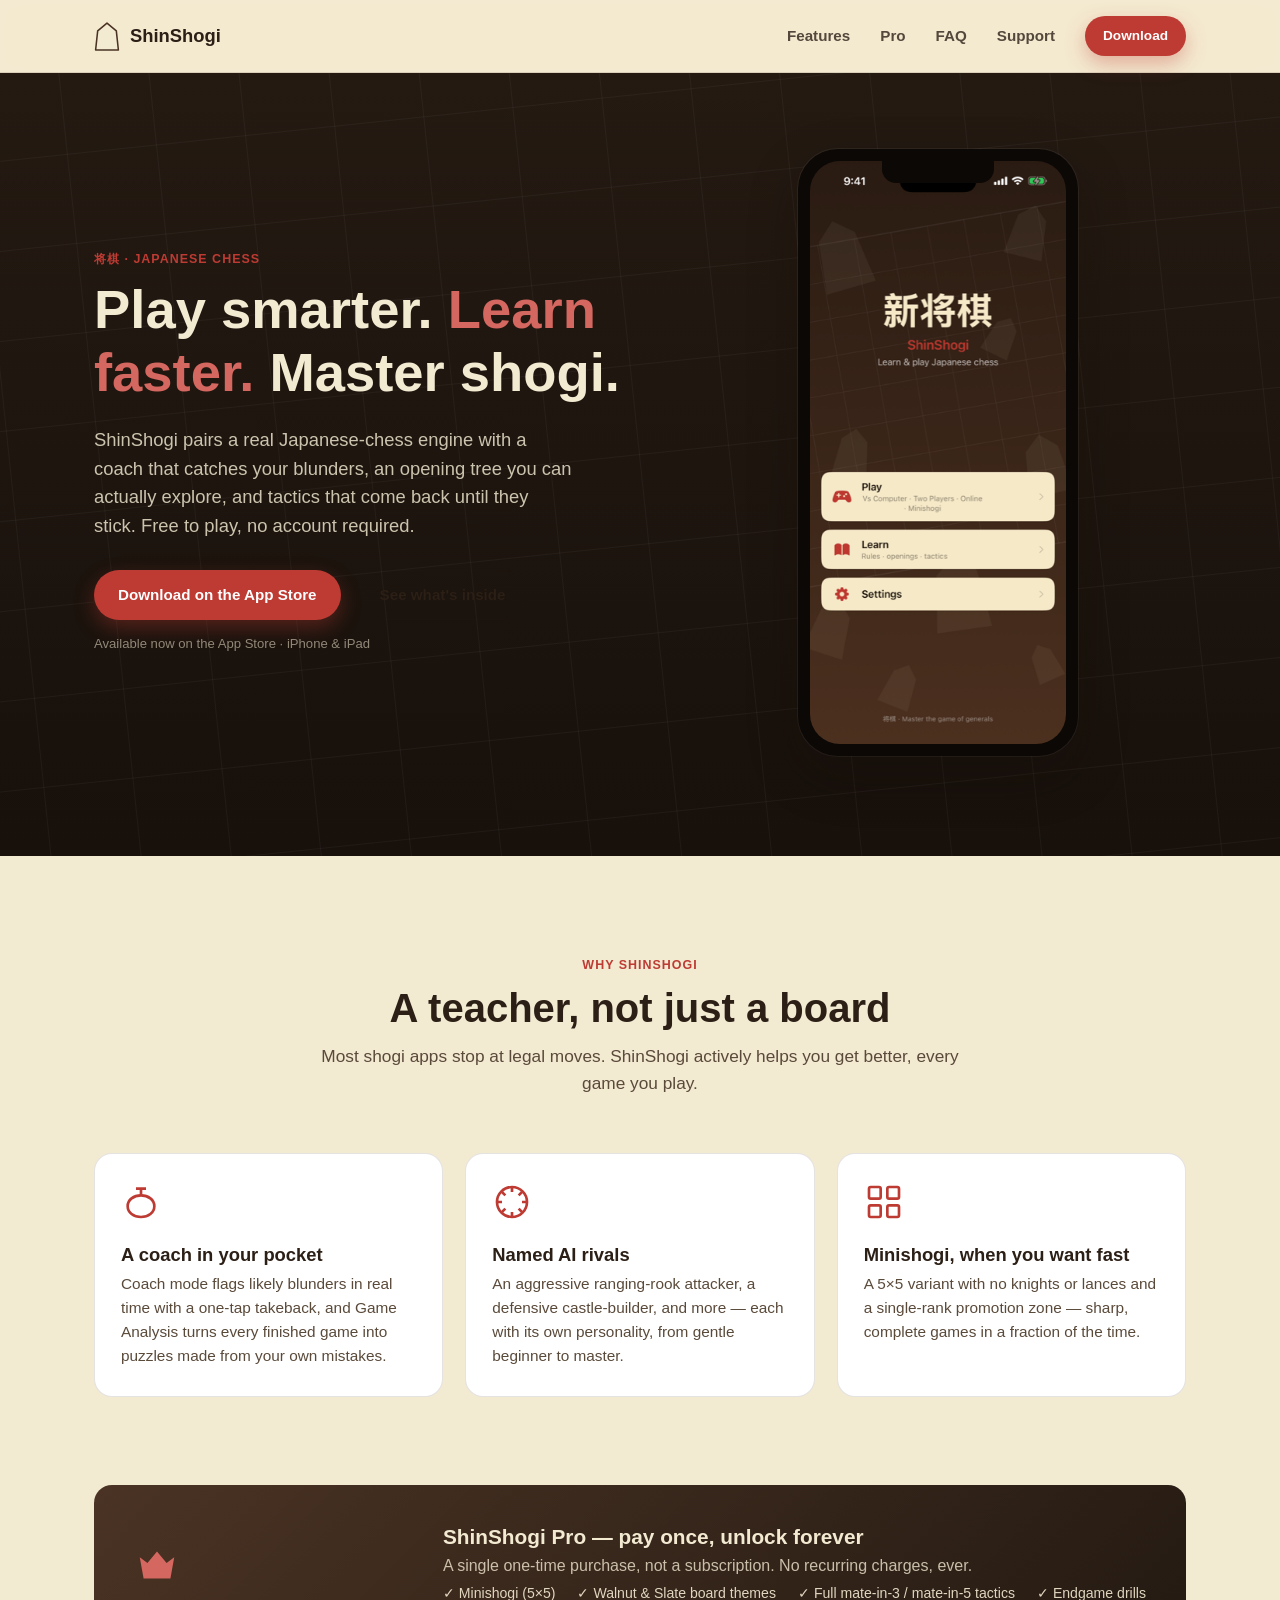
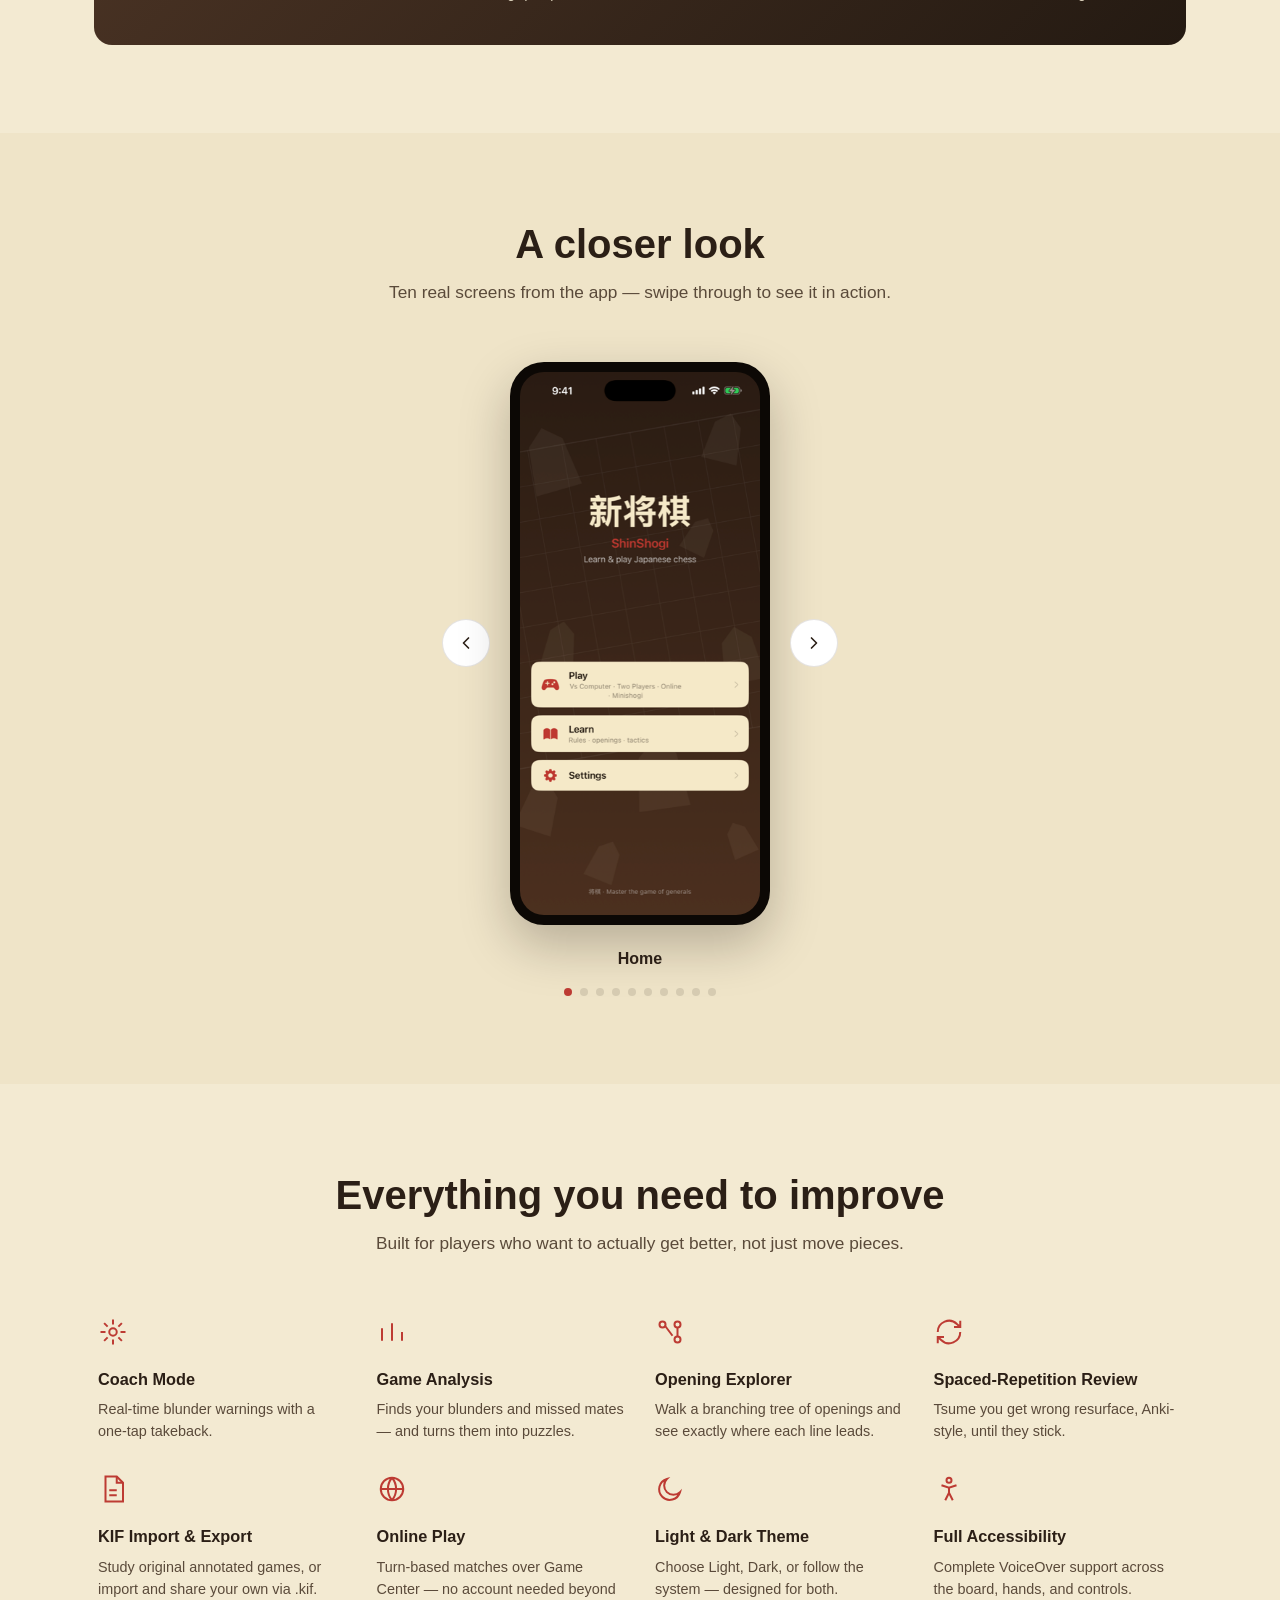
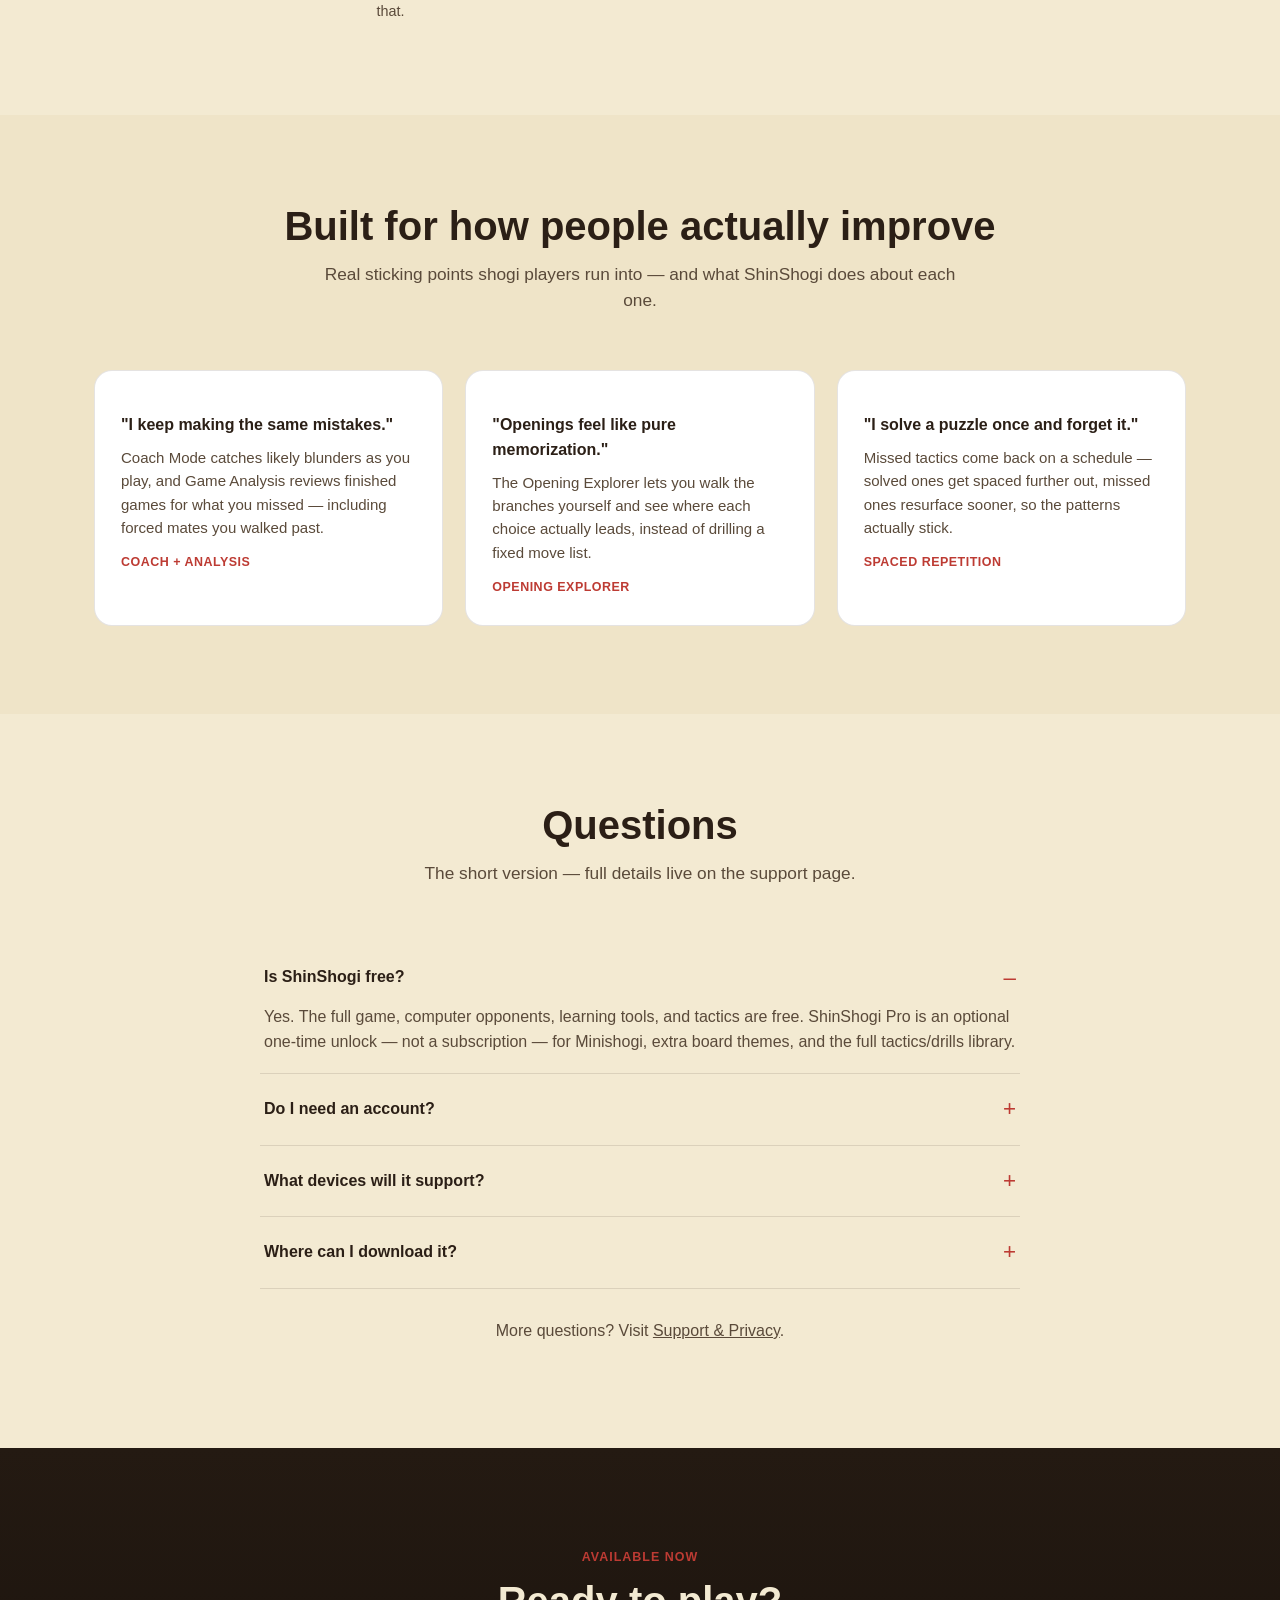
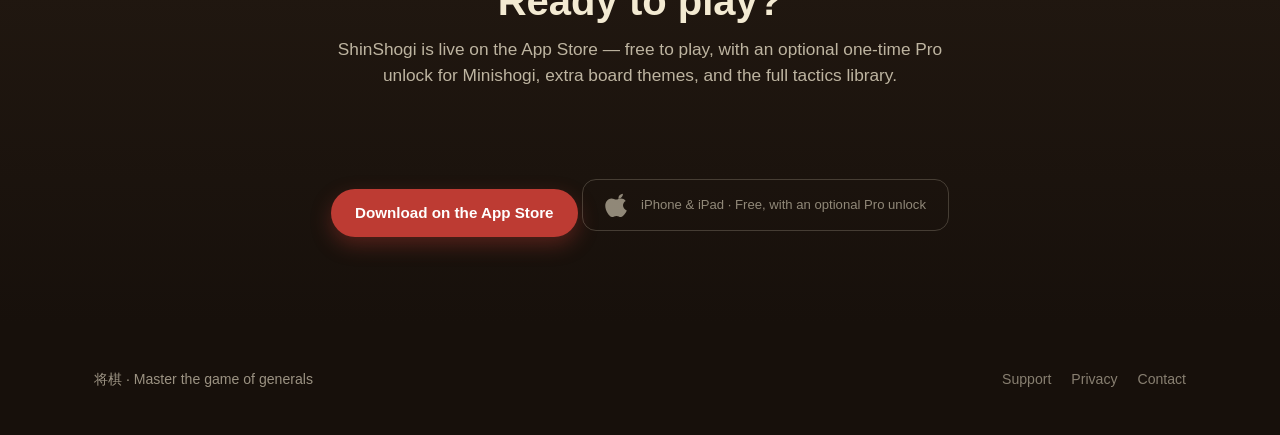
<file: index.html>
<!DOCTYPE html>
<html lang="en">
<head>
<meta charset="utf-8">
<meta name="viewport" content="width=device-width, initial-scale=1">
<title>ShinShogi — Coach, Study &amp; Play Japanese Chess</title>
<meta name="description" content="ShinShogi is a complete Japanese chess (shogi) app with a real-time blunder coach, game analysis, named AI rivals, an opening explorer, spaced-repetition tactics, and a 5×5 Minishogi variant. Available now on the App Store.">
<link rel="icon" href="assets/icon-32.png">
<link rel="apple-touch-icon" href="assets/icon-180.png">
<link rel="canonical" href="https://shinshogi.app/">
<meta property="og:title" content="ShinShogi — Coach, Study & Play Japanese Chess">
<meta property="og:description" content="A blunder coach, named AI rivals, an opening explorer, spaced-repetition tactics, and a 5×5 Minishogi variant. Available now on the App Store.">
<meta property="og:image" content="https://shinshogi.app/assets/og-image.png">
<meta property="og:url" content="https://shinshogi.app/">
<meta property="og:type" content="website">
<meta name="twitter:card" content="summary_large_image">
<link rel="stylesheet" href="style.css">
</head>
<body>

<header class="site">
  <div class="wrap">
    <a class="brand" href="#top">
      <svg class="koma-mini" viewBox="0 0 100 112" fill="none" xmlns="http://www.w3.org/2000/svg">
        <path d="M50 4 L86 34 L94 108 L6 108 L14 34 Z" fill="#f3ead2" stroke="#4a3324" stroke-width="6" stroke-linejoin="round"/>
      </svg>
      ShinShogi
    </a>
    <nav class="main-nav">
      <a class="nav-link" href="#features">Features</a>
      <a class="nav-link" href="#pro">Pro</a>
      <a class="nav-link" href="#faq">FAQ</a>
      <a class="nav-link" href="support/">Support</a>
      <a class="btn btn-primary btn-sm" href="https://apps.apple.com/ca/app/shinshogi-japanese-chess/id6783212236" target="_blank" rel="noopener">Download</a>
    </nav>
    <button class="nav-toggle" aria-label="Menu" id="navToggle">
      <svg viewBox="0 0 24 24" fill="none" stroke="currentColor" stroke-width="2" stroke-linecap="round"><path d="M3 6h18M3 12h18M3 18h18"/></svg>
    </button>
  </div>
</header>

<main id="top">

  <!-- HERO -->
  <section class="hero">
    <div class="wrap">
      <div>
        <p class="eyebrow">将棋 · Japanese Chess</p>
        <h1>Play smarter. <span class="accent">Learn faster.</span> Master shogi.</h1>
        <p class="lede">ShinShogi pairs a real Japanese-chess engine with a coach that catches your
          blunders, an opening tree you can actually explore, and tactics that come back until
          they stick. Free to play, no account required.</p>
        <div class="cta-row">
          <a class="btn btn-primary" href="https://apps.apple.com/ca/app/shinshogi-japanese-chess/id6783212236" target="_blank" rel="noopener">Download on the App Store</a>
          <a class="btn btn-ghost" href="#features">See what's inside</a>
        </div>
        <p class="fine-print">Available now on the App Store · iPhone &amp; iPad</p>
      </div>
      <div class="phone-frame">
        <div class="screen"><img src="assets/screenshots/menu.png" alt="ShinShogi home screen showing Play, Learn, and Settings"></div>
      </div>
    </div>
  </section>

  <!-- HIGHLIGHTS -->
  <section class="highlights">
    <div class="wrap">
      <p class="eyebrow" style="display:block;text-align:center;">Why ShinShogi</p>
      <h2 class="section-title">A teacher, not just a board</h2>
      <p class="section-lede">Most shogi apps stop at legal moves. ShinShogi actively helps you get better, every game you play.</p>
      <div class="card-row">
        <div class="card">
          <svg class="icon" viewBox="0 0 24 24" fill="none" stroke="currentColor" stroke-width="1.6"><path d="M12 21c-4.4 0-8-2.7-8-6.5S7.6 8 12 8s8 2.7 8 6.5S16.4 21 12 21Z"/><path d="M9 14v.01M15 14v.01"/><path d="M12 8V4M9 4h6"/></svg>
          <h3>A coach in your pocket</h3>
          <p>Coach mode flags likely blunders in real time with a one-tap takeback, and Game Analysis turns every finished game into puzzles made from your own mistakes.</p>
        </div>
        <div class="card">
          <svg class="icon" viewBox="0 0 24 24" fill="none" stroke="currentColor" stroke-width="1.6"><circle cx="12" cy="12" r="9"/><path d="M12 3v3M12 18v3M3 12h3M18 12h3M6 6l2 2M16 16l2 2M6 18l2-2M16 8l2-2"/></svg>
          <h3>Named AI rivals</h3>
          <p>An aggressive ranging-rook attacker, a defensive castle-builder, and more — each with its own personality, from gentle beginner to master.</p>
        </div>
        <div class="card">
          <svg class="icon" viewBox="0 0 24 24" fill="none" stroke="currentColor" stroke-width="1.6"><rect x="3" y="3" width="7" height="7" rx="1"/><rect x="14" y="3" width="7" height="7" rx="1"/><rect x="3" y="14" width="7" height="7" rx="1"/><rect x="14" y="14" width="7" height="7" rx="1"/></svg>
          <h3>Minishogi, when you want fast</h3>
          <p>A 5×5 variant with no knights or lances and a single-rank promotion zone — sharp, complete games in a fraction of the time.</p>
        </div>
      </div>
    </div>
  </section>

  <!-- PRO CALLOUT -->
  <section id="pro" style="background:var(--cream);padding-top:0;">
    <div class="wrap">
      <div class="pro-band">
        <svg class="crown" viewBox="0 0 24 24" fill="currentColor"><path d="M3 8l4 3 5-6 5 6 4-3-2 11H5L3 8Z"/></svg>
        <div>
          <h3>ShinShogi Pro — pay once, unlock forever</h3>
          <p>A single one-time purchase, not a subscription. No recurring charges, ever.</p>
          <div class="pro-list">
            <span>✓ Minishogi (5×5)</span>
            <span>✓ Walnut &amp; Slate board themes</span>
            <span>✓ Full mate-in-3 / mate-in-5 tactics</span>
            <span>✓ Endgame drills</span>
          </div>
        </div>
      </div>
    </div>
  </section>

  <!-- SHOWCASE -->
  <section class="showcase">
    <div class="wrap">
      <h2 class="section-title">A closer look</h2>
      <p class="section-lede">Ten real screens from the app — swipe through to see it in action.</p>
      <div class="showcase-stage">
        <button class="carousel-btn" id="prevBtn" aria-label="Previous screenshot">
          <svg viewBox="0 0 24 24" fill="none" stroke="currentColor" stroke-width="2" stroke-linecap="round" stroke-linejoin="round"><path d="M15 18l-6-6 6-6"/></svg>
        </button>
        <div class="showcase-frame">
          <div class="screen"><img id="showcaseImg" src="assets/screenshots/menu.png" alt="ShinShogi screenshot"></div>
        </div>
        <button class="carousel-btn" id="nextBtn" aria-label="Next screenshot">
          <svg viewBox="0 0 24 24" fill="none" stroke="currentColor" stroke-width="2" stroke-linecap="round" stroke-linejoin="round"><path d="M9 18l6-6-6-6"/></svg>
        </button>
      </div>
      <p class="showcase-caption" id="showcaseCaption">Home</p>
      <div class="showcase-dots" id="showcaseDots"></div>
    </div>
  </section>

  <!-- FEATURES -->
  <section id="features">
    <div class="wrap">
      <h2 class="section-title">Everything you need to improve</h2>
      <p class="section-lede">Built for players who want to actually get better, not just move pieces.</p>
      <div class="feature-grid">
        <div class="feature">
          <svg class="icon" viewBox="0 0 24 24" fill="none" stroke="currentColor" stroke-width="1.6"><path d="M12 2v4M12 18v4M4.9 4.9l2.8 2.8M16.3 16.3l2.8 2.8M2 12h4M18 12h4M4.9 19.1l2.8-2.8M16.3 7.7l2.8-2.8"/><circle cx="12" cy="12" r="3"/></svg>
          <h4>Coach Mode</h4>
          <p>Real-time blunder warnings with a one-tap takeback.</p>
        </div>
        <div class="feature">
          <svg class="icon" viewBox="0 0 24 24" fill="none" stroke="currentColor" stroke-width="1.6"><path d="M4 19V9M12 19V5M20 19v-7"/></svg>
          <h4>Game Analysis</h4>
          <p>Finds your blunders and missed mates — and turns them into puzzles.</p>
        </div>
        <div class="feature">
          <svg class="icon" viewBox="0 0 24 24" fill="none" stroke="currentColor" stroke-width="1.6"><circle cx="6" cy="6" r="2.4"/><circle cx="18" cy="6" r="2.4"/><circle cx="18" cy="18" r="2.4"/><path d="M8 7l6 8M18 8.4V15.6"/></svg>
          <h4>Opening Explorer</h4>
          <p>Walk a branching tree of openings and see exactly where each line leads.</p>
        </div>
        <div class="feature">
          <svg class="icon" viewBox="0 0 24 24" fill="none" stroke="currentColor" stroke-width="1.6"><path d="M3 12a9 9 0 0 1 15.3-6.4L21 8M21 3v5h-5"/><path d="M21 12a9 9 0 0 1-15.3 6.4L3 16M3 21v-5h5"/></svg>
          <h4>Spaced-Repetition Review</h4>
          <p>Tsume you get wrong resurface, Anki-style, until they stick.</p>
        </div>
        <div class="feature">
          <svg class="icon" viewBox="0 0 24 24" fill="none" stroke="currentColor" stroke-width="1.6"><path d="M6 2h9l5 5v15H6z"/><path d="M15 2v5h5M9 13h6M9 17h6"/></svg>
          <h4>KIF Import &amp; Export</h4>
          <p>Study original annotated games, or import and share your own via .kif.</p>
        </div>
        <div class="feature">
          <svg class="icon" viewBox="0 0 24 24" fill="none" stroke="currentColor" stroke-width="1.6"><circle cx="12" cy="12" r="9"/><path d="M3 12h18M12 3a14 14 0 0 1 0 18M12 3a14 14 0 0 0 0 18"/></svg>
          <h4>Online Play</h4>
          <p>Turn-based matches over Game Center — no account needed beyond that.</p>
        </div>
        <div class="feature">
          <svg class="icon" viewBox="0 0 24 24" fill="none" stroke="currentColor" stroke-width="1.6"><path d="M20 14.5A8.5 8.5 0 1 1 9.5 4a7 7 0 0 0 10.5 10.5Z"/></svg>
          <h4>Light &amp; Dark Theme</h4>
          <p>Choose Light, Dark, or follow the system — designed for both.</p>
        </div>
        <div class="feature">
          <svg class="icon" viewBox="0 0 24 24" fill="none" stroke="currentColor" stroke-width="1.6"><circle cx="12" cy="5" r="2"/><path d="M6 9l6 2 6-2M12 11v4M9 21l3-6 3 6"/></svg>
          <h4>Full Accessibility</h4>
          <p>Complete VoiceOver support across the board, hands, and controls.</p>
        </div>
      </div>
    </div>
  </section>

  <!-- SOLUTIONS -->
  <section class="solutions">
    <div class="wrap">
      <h2 class="section-title">Built for how people actually improve</h2>
      <p class="section-lede">Real sticking points shogi players run into — and what ShinShogi does about each one.</p>
      <div class="solution-row">
        <div class="solution">
          <p class="q">"I keep making the same mistakes."</p>
          <p class="a">Coach Mode catches likely blunders as you play, and Game Analysis reviews finished games for what you missed — including forced mates you walked past.</p>
          <span class="tag">Coach + Analysis</span>
        </div>
        <div class="solution">
          <p class="q">"Openings feel like pure memorization."</p>
          <p class="a">The Opening Explorer lets you walk the branches yourself and see where each choice actually leads, instead of drilling a fixed move list.</p>
          <span class="tag">Opening Explorer</span>
        </div>
        <div class="solution">
          <p class="q">"I solve a puzzle once and forget it."</p>
          <p class="a">Missed tactics come back on a schedule — solved ones get spaced further out, missed ones resurface sooner, so the patterns actually stick.</p>
          <span class="tag">Spaced Repetition</span>
        </div>
      </div>
    </div>
  </section>

  <!-- FAQ -->
  <section id="faq">
    <div class="wrap">
      <h2 class="section-title">Questions</h2>
      <p class="section-lede">The short version — full details live on the support page.</p>
      <div class="faq">
        <details open>
          <summary>Is ShinShogi free?</summary>
          <p>Yes. The full game, computer opponents, learning tools, and tactics are free. ShinShogi Pro is an optional one-time unlock — not a subscription — for Minishogi, extra board themes, and the full tactics/drills library.</p>
        </details>
        <details>
          <summary>Do I need an account?</summary>
          <p>No. ShinShogi works fully offline with no sign-in. Online turn-based play uses Apple's Game Center, which handles your identity — ShinShogi never collects it.</p>
        </details>
        <details>
          <summary>What devices will it support?</summary>
          <p>iPhone and iPad, with layouts tuned for both, plus full VoiceOver accessibility.</p>
        </details>
        <details>
          <summary>Where can I download it?</summary>
          <p>ShinShogi is available now on the <a href="https://apps.apple.com/ca/app/shinshogi-japanese-chess/id6783212236" target="_blank" rel="noopener">App Store</a>, for iPhone and iPad.</p>
        </details>
      </div>
      <p class="faq-more">More questions? Visit <a href="support/">Support &amp; Privacy</a>.</p>
    </div>
  </section>

  <!-- DOWNLOAD -->
  <section id="download" class="download">
    <div class="wrap">
      <p class="eyebrow">Available now</p>
      <h2 class="section-title">Ready to play?</h2>
      <p class="section-lede">ShinShogi is live on the App Store — free to play, with an optional one-time Pro unlock for Minishogi, extra board themes, and the full tactics library.</p>

      <a class="btn btn-primary" href="https://apps.apple.com/ca/app/shinshogi-japanese-chess/id6783212236" target="_blank" rel="noopener">Download on the App Store</a>

      <div class="appstore-badge">
        <svg viewBox="0 0 24 24" fill="currentColor"><path d="M16.5 1.5c.1 1.2-.4 2.4-1.1 3.2-.7.9-1.9 1.6-3 1.5-.1-1.1.4-2.4 1.1-3.1.7-.8 2-1.5 3-1.6ZM20 17.2c-.5 1.2-.8 1.7-1.5 2.7-1 1.4-2.3 3.2-4 3.2-1.5 0-1.9-1-3.9-1-2 0-2.5 1-4 1-1.7 0-3-1.9-4-3.3-2.7-3.9-3-8.5-1.3-11 1.2-1.8 3-2.8 4.7-2.8 1.8 0 2.9 1 4.4 1 1.4 0 2.3-1 4.4-1 1.5 0 3.1.8 4.3 2.2-3.7 2-3.1 7.4 1 8.9-.4 1-.6 1.3-1.1 2.1Z"/></svg>
        <span>iPhone &amp; iPad · Free, with an optional Pro unlock</span>
      </div>
    </div>
  </section>

</main>

<footer class="site">
  <div class="wrap">
    <span>将棋 · Master the game of generals</span>
    <div class="footer-links">
      <a href="support/">Support</a>
      <a href="support/#privacy">Privacy</a>
      <a href="mailto:jquiogue.apps.support@gmail.com">Contact</a>
    </div>
  </div>
</footer>

<script src="script.js"></script>
</body>
</html>
</file>
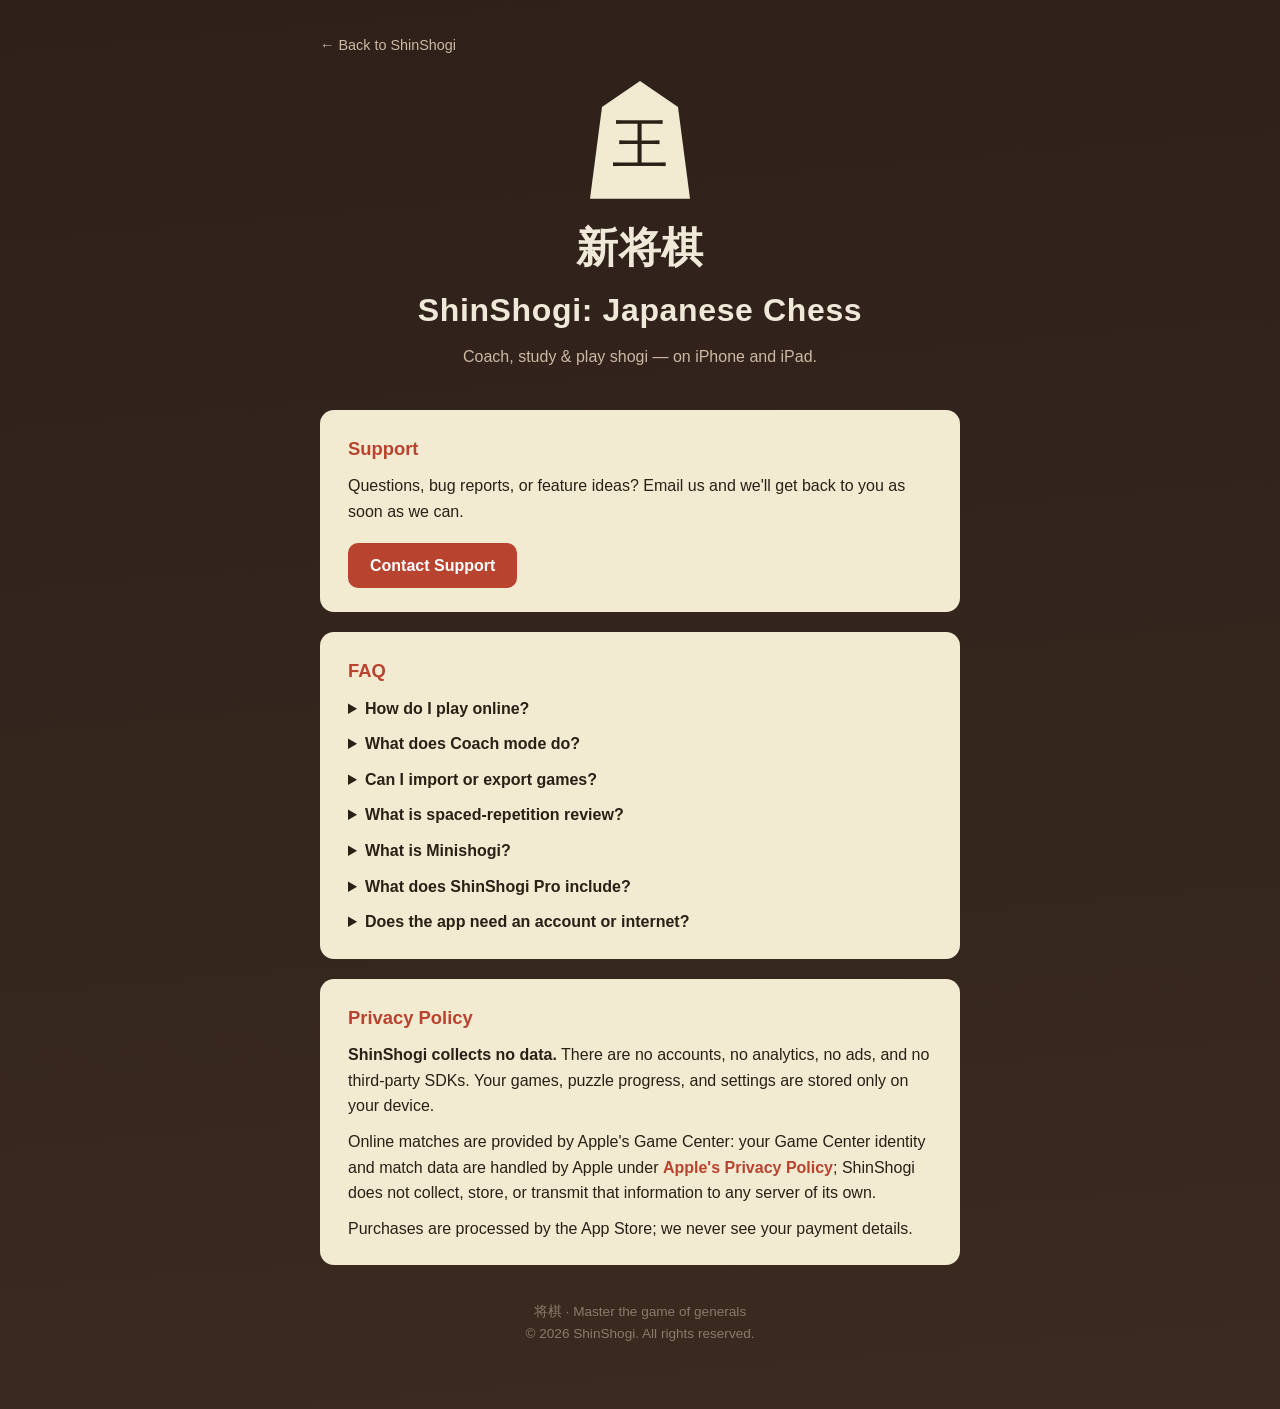
<file: support/index.html>
<!DOCTYPE html>
<html lang="en">
<head>
<meta charset="utf-8">
<meta name="viewport" content="width=device-width, initial-scale=1">
<title>ShinShogi — Support</title>
<meta name="description" content="Support, FAQ, and privacy policy for ShinShogi: Japanese Chess for iPhone and iPad.">
<link rel="icon" href="../assets/icon-32.png">
<link rel="canonical" href="https://shinshogi.app/support/">
<style>
  :root {
    --bg: #2e211a;
    --bg2: #3a2a20;
    --card: #f3ead2;
    --card-text: #2b1f16;
    --accent: #b8432f;
    --muted: #8a7a6a;
  }
  * { margin: 0; padding: 0; box-sizing: border-box; }
  body {
    font-family: -apple-system, BlinkMacSystemFont, "Segoe UI", Roboto, sans-serif;
    background: linear-gradient(175deg, var(--bg) 0%, var(--bg2) 100%);
    color: #f0e8d8;
    min-height: 100vh;
    line-height: 1.6;
  }
  .wrap { max-width: 680px; margin: 0 auto; padding: 32px 20px 64px; }
  .back-link { display: inline-block; color: #cbb9a4; text-decoration: none; font-size: .9rem; margin-bottom: 24px; }
  .back-link:hover { color: #f0e8d8; }
  header { text-align: center; margin-bottom: 40px; }
  .koma {
    display: inline-block;
    font-size: 56px;
    background: var(--card);
    color: var(--card-text);
    padding: 18px 22px 10px;
    clip-path: polygon(50% 0%, 88% 22%, 100% 100%, 0% 100%, 12% 22%);
    margin-bottom: 16px;
  }
  h1 { font-size: 2rem; letter-spacing: 0.02em; }
  h1 .jp { display: block; font-size: 2.6rem; font-weight: 700; margin-bottom: 4px; }
  header p { color: #cbb9a4; margin-top: 8px; }
  .card {
    background: var(--card);
    color: var(--card-text);
    border-radius: 14px;
    padding: 24px 28px;
    margin-bottom: 20px;
  }
  .card h2 { color: var(--accent); font-size: 1.15rem; margin-bottom: 10px; }
  .card p + p, .card details + details { margin-top: 10px; }
  .card a { color: var(--accent); font-weight: 600; text-decoration: none; }
  .card a:hover { text-decoration: underline; }
  details summary { cursor: pointer; font-weight: 600; }
  details p { margin-top: 6px; color: #4a3c30; }
  footer { text-align: center; color: var(--muted); font-size: 0.85rem; margin-top: 36px; }
  .btn {
    display: inline-block;
    background: var(--accent);
    color: #fff !important;
    padding: 10px 22px;
    border-radius: 10px;
    margin-top: 8px;
  }
</style>
</head>
<body>
<div class="wrap">

  <a class="back-link" href="../">&larr; Back to ShinShogi</a>

  <header>
    <div class="koma">王</div>
    <h1><span class="jp">新将棋</span>ShinShogi: Japanese Chess</h1>
    <p>Coach, study &amp; play shogi — on iPhone and iPad.</p>
  </header>

  <div class="card">
    <h2>Support</h2>
    <p>Questions, bug reports, or feature ideas? Email us and we'll get back to you as soon as we can.</p>
    <p><a class="btn" href="mailto:jquiogue.apps.support@gmail.com?subject=ShinShogi%20Support">Contact Support</a></p>
  </div>

  <div class="card">
    <h2>FAQ</h2>
    <details>
      <summary>How do I play online?</summary>
      <p>Online matches use Apple's Game Center. Sign in to Game Center in the iOS Settings app, then tap <strong>Online Match</strong> on the main menu and choose <strong>Find Match</strong>. Matches are turn-based — you'll be notified when it's your move.</p>
    </details>
    <details>
      <summary>What does Coach mode do?</summary>
      <p>Turn it on in Settings and ShinShogi warns you when a move looks like a blunder, with a one-tap takeback. After any game, <strong>Analyze</strong> finds your blunders and missed mates — and turns each missed mate into a puzzle you can solve.</p>
    </details>
    <details>
      <summary>Can I import or export games?</summary>
      <p>Yes. Share any game as KIF (the standard Japanese game-record format) or plain text from the share button in a game. Import a .kif file from Learn ▸ Model Games ▸ Import. Positions can also be shared via standard SFEN notation.</p>
    </details>
    <details>
      <summary>What is spaced-repetition review?</summary>
      <p>Tsume (mate) puzzles you miss are scheduled to come back soon; ones you solve get spaced further out — like flashcards. Find your due puzzles under Learn ▸ Review.</p>
    </details>
    <details>
      <summary>What is Minishogi?</summary>
      <p>A 5×5 variant with one pawn per side, no knights or lances, and a single-rank promotion zone — fast, sharp games. Find it under Play ▸ Minishogi.</p>
    </details>
    <details>
      <summary>What does ShinShogi Pro include?</summary>
      <p>A one-time unlock that adds Minishogi, the Walnut and Slate board themes, and the full mate-in-3 / mate-in-5 tactics and endgame-drill library. Use <strong>Restore Purchases</strong> in Settings if you reinstall.</p>
    </details>
    <details>
      <summary>Does the app need an account or internet?</summary>
      <p>No account, ever. Everything except online matches works fully offline. Online play signs in through Game Center, handled by Apple.</p>
    </details>
  </div>

  <div class="card" id="privacy">
    <h2>Privacy Policy</h2>
    <p><strong>ShinShogi collects no data.</strong> There are no accounts, no analytics, no ads, and no third-party SDKs. Your games, puzzle progress, and settings are stored only on your device.</p>
    <p>Online matches are provided by Apple's Game Center: your Game Center identity and match data are handled by Apple under <a href="https://www.apple.com/legal/privacy/">Apple's Privacy Policy</a>; ShinShogi does not collect, store, or transmit that information to any server of its own.</p>
    <p>Purchases are processed by the App Store; we never see your payment details.</p>
  </div>

  <footer>
    将棋 · Master the game of generals<br>
    © 2026 ShinShogi. All rights reserved.
  </footer>

</div>
</body>
</html>
</file>
<file: style.css>
:root {
  --ink: #2b1f16;
  --ink-soft: #5a4a3a;
  --cream: #f3ead2;
  --cream-soft: #efe4c8;
  --wood-dark: #241a12;
  --wood-darker: #17100b;
  --wood-mid: #4a3324;
  --accent: #bd3b33;
  --accent-soft: #d4675f;
  --line: rgba(43, 31, 22, 0.12);
  --shadow: 0 20px 50px rgba(20, 12, 6, 0.25);
  --radius: 18px;
  --maxw: 1140px;
}

* { box-sizing: border-box; }
body {
  margin: 0;
  font-family: -apple-system, BlinkMacSystemFont, "Segoe UI", Roboto, sans-serif;
  color: var(--ink);
  background: var(--cream);
  line-height: 1.55;
  -webkit-font-smoothing: antialiased;
}
img { max-width: 100%; display: block; }
a { color: inherit; }
.wrap { max-width: var(--maxw); margin: 0 auto; padding: 0 24px; }
section { padding: 88px 0; }
h1, h2, h3 { line-height: 1.15; margin: 0 0 .4em; }
h2.section-title {
  font-size: clamp(1.8rem, 3.4vw, 2.5rem);
  text-align: center;
  margin-bottom: .3em;
}
p.section-lede {
  text-align: center;
  color: var(--ink-soft);
  max-width: 640px;
  margin: 0 auto 56px;
  font-size: 1.08rem;
}
.eyebrow {
  display: inline-block;
  font-size: .78rem;
  font-weight: 700;
  letter-spacing: .08em;
  text-transform: uppercase;
  color: var(--accent);
  margin-bottom: 10px;
}

/* ---------- Header ---------- */
header.site {
  position: sticky; top: 0; z-index: 40;
  background: rgba(243, 234, 210, 0.88);
  backdrop-filter: saturate(160%) blur(10px);
  border-bottom: 1px solid var(--line);
}
header.site .wrap {
  display: flex; align-items: center; justify-content: space-between;
  height: 72px;
}
.brand { display: flex; align-items: center; gap: 10px; font-weight: 700; font-size: 1.15rem; text-decoration: none; }
.brand .koma-mini { width: 26px; height: 29px; }
nav.main-nav { display: flex; align-items: center; gap: 30px; }
nav.main-nav a.nav-link {
  text-decoration: none; color: var(--ink); font-weight: 600; font-size: .95rem;
  opacity: .8;
}
nav.main-nav a.nav-link:hover { opacity: 1; }
.btn {
  display: inline-flex; align-items: center; justify-content: center; gap: 8px;
  border: none; cursor: pointer; text-decoration: none;
  font-family: inherit; font-weight: 700; font-size: .95rem;
  border-radius: 999px; padding: 12px 24px;
  transition: transform .15s ease, box-shadow .15s ease;
}
.btn:active { transform: scale(0.97); }
.btn-primary { background: var(--accent); color: #fff; box-shadow: 0 8px 20px rgba(189,59,51,.35); }
.btn-primary:hover { box-shadow: 0 10px 26px rgba(189,59,51,.45); }
.btn-ghost { background: transparent; color: var(--ink); border: 1.5px solid var(--line); }
.btn-ghost:hover { border-color: var(--ink-soft); }
.btn-sm { padding: 9px 18px; font-size: .85rem; }

/* ---------- Hero ---------- */
.hero {
  background: linear-gradient(180deg, var(--wood-dark) 0%, var(--wood-darker) 100%);
  color: var(--cream);
  padding: 76px 0 100px;
  position: relative;
  overflow: hidden;
}
.hero::before {
  content: "";
  position: absolute; inset: 0;
  background-image:
    linear-gradient(rgba(255,255,255,.04) 1px, transparent 1px),
    linear-gradient(90deg, rgba(255,255,255,.04) 1px, transparent 1px);
  background-size: 64px 64px;
  transform: rotate(-6deg) scale(1.4);
  pointer-events: none;
}
.hero .wrap {
  display: grid; grid-template-columns: 1.05fr .95fr; gap: 48px; align-items: center;
  position: relative;
}
.hero h1 { font-size: clamp(2.3rem, 4.6vw, 3.4rem); }
.hero h1 .accent { color: var(--accent-soft); }
.hero p.lede { font-size: 1.15rem; color: rgba(243,234,210,.82); max-width: 480px; margin: 18px 0 30px; }
.hero .cta-row { display: flex; gap: 14px; flex-wrap: wrap; }
.hero .fine-print { margin-top: 14px; font-size: .82rem; color: rgba(243,234,210,.55); }

.phone-frame {
  justify-self: center;
  width: min(280px, 78vw);
  aspect-ratio: 9 / 19.5;
  background: #0c0805;
  border-radius: 40px;
  padding: 12px;
  box-shadow: var(--shadow), 0 0 0 1px rgba(255,255,255,.06);
  position: relative;
}
.phone-frame::before {
  content: "";
  position: absolute; top: 12px; left: 50%; transform: translateX(-50%);
  width: 40%; height: 22px; background: #0c0805; border-radius: 0 0 14px 14px; z-index: 2;
}
.phone-frame .screen {
  width: 100%; height: 100%; border-radius: 30px; overflow: hidden; background: var(--cream);
}
.phone-frame .screen img { width: 100%; height: 100%; object-fit: cover; }

/* ---------- Highlight cards ---------- */
.highlights { background: var(--cream); }
.card-row { display: grid; grid-template-columns: repeat(3, 1fr); gap: 22px; }
.card {
  background: #fff; border-radius: var(--radius); padding: 28px 26px;
  border: 1px solid var(--line);
}
.card .icon { width: 40px; height: 40px; color: var(--accent); margin-bottom: 14px; }
.card h3 { font-size: 1.15rem; }
.card p { color: var(--ink-soft); margin: 0; font-size: .96rem; }

/* ---------- Pro callout ---------- */
.pro-band {
  background: linear-gradient(135deg, var(--wood-mid), var(--wood-dark));
  color: var(--cream);
  border-radius: var(--radius);
  padding: 40px 40px;
  display: flex; align-items: center; gap: 28px; justify-content: space-between; flex-wrap: wrap;
}
.pro-band .crown { width: 46px; height: 46px; color: var(--accent-soft); flex-shrink: 0; }
.pro-band h3 { font-size: 1.3rem; margin-bottom: 6px; }
.pro-band p { margin: 0; color: rgba(243,234,210,.78); max-width: 560px; }
.pro-band .pro-list { display: flex; gap: 22px; flex-wrap: wrap; margin-top: 4px; }
.pro-band .pro-list span { font-size: .88rem; color: rgba(243,234,210,.9); }

/* ---------- Showcase ---------- */
.showcase { background: var(--cream-soft); }
.showcase-stage {
  display: flex; align-items: center; justify-content: center; gap: 20px;
}
.showcase-frame {
  width: min(260px, 62vw); aspect-ratio: 9/19.5;
  background: #0c0805; border-radius: 34px; padding: 10px; box-shadow: var(--shadow);
}
.showcase-frame .screen { width: 100%; height: 100%; border-radius: 24px; overflow: hidden; background: #fff; }
.showcase-frame .screen img { width: 100%; height: 100%; object-fit: cover; }
.carousel-btn {
  width: 48px; height: 48px; border-radius: 50%; border: 1px solid var(--line);
  background: #fff; cursor: pointer; display: flex; align-items: center; justify-content: center;
  flex-shrink: 0; transition: background .15s;
}
.carousel-btn:hover { background: var(--cream); }
.carousel-btn svg { width: 20px; height: 20px; color: var(--ink); }
.showcase-caption { text-align: center; margin-top: 22px; font-weight: 700; }
.showcase-dots { display: flex; justify-content: center; gap: 8px; margin-top: 14px; }
.showcase-dots button {
  width: 8px; height: 8px; border-radius: 50%; border: none; background: var(--line); cursor: pointer; padding: 0;
}
.showcase-dots button.active { background: var(--accent); }

/* ---------- Feature grid ---------- */
.feature-grid { display: grid; grid-template-columns: repeat(4, 1fr); gap: 24px 22px; }
.feature { padding: 4px; }
.feature .icon { width: 30px; height: 30px; color: var(--accent); margin-bottom: 12px; }
.feature h4 { font-size: 1.02rem; margin: 0 0 6px; }
.feature p { margin: 0; font-size: .9rem; color: var(--ink-soft); }

/* ---------- Problems / solutions ---------- */
.solutions { background: var(--cream-soft); }
.solution-row { display: grid; grid-template-columns: repeat(3, 1fr); gap: 22px; }
.solution {
  background: #fff; border-radius: var(--radius); padding: 26px; border: 1px solid var(--line);
}
.solution .q { font-weight: 700; margin-bottom: 8px; }
.solution .a { color: var(--ink-soft); font-size: .94rem; margin: 0; }
.solution .tag {
  display: inline-block; margin-top: 14px; font-size: .78rem; font-weight: 700;
  color: var(--accent); text-transform: uppercase; letter-spacing: .04em;
}

/* ---------- FAQ ---------- */
.faq { max-width: 760px; margin: 0 auto; }
.faq details {
  border-bottom: 1px solid var(--line); padding: 18px 4px;
}
.faq summary {
  cursor: pointer; font-weight: 700; list-style: none; display: flex;
  justify-content: space-between; align-items: center; gap: 12px;
}
.faq summary::-webkit-details-marker { display: none; }
.faq summary::after {
  content: "+"; font-size: 1.4rem; font-weight: 400; color: var(--accent); flex-shrink: 0;
}
.faq details[open] summary::after { content: "–"; }
.faq p { color: var(--ink-soft); margin: 10px 0 0; }
.faq-more { text-align: center; margin-top: 30px; color: var(--ink-soft); }

/* ---------- Download ---------- */
.download {
  background: linear-gradient(180deg, var(--wood-dark) 0%, var(--wood-darker) 100%);
  color: var(--cream); text-align: center;
}
.download h2 { color: var(--cream); }
.download p.section-lede { color: rgba(243,234,210,.75); }
.appstore-badge {
  display: inline-flex; align-items: center; gap: 10px; margin-top: 34px;
  padding: 12px 22px; border-radius: 14px; border: 1px solid rgba(243,234,210,.2);
  color: rgba(243,234,210,.55); font-size: .82rem;
}
.appstore-badge svg { width: 26px; height: 26px; }

/* ---------- Footer ---------- */
footer.site {
  background: var(--wood-darker); color: rgba(243,234,210,.6); padding: 44px 0;
  font-size: .88rem;
}
footer.site .wrap { display: flex; justify-content: space-between; align-items: center; flex-wrap: wrap; gap: 16px; }
footer.site a { text-decoration: none; opacity: .85; }
footer.site a:hover { opacity: 1; }
footer.site .footer-links { display: flex; gap: 20px; flex-wrap: wrap; }

/* ---------- Mobile nav ---------- */
.nav-toggle { display: none; background: none; border: none; cursor: pointer; padding: 6px; }
.nav-toggle svg { width: 26px; height: 26px; }

@media (max-width: 900px) {
  .hero .wrap { grid-template-columns: 1fr; text-align: center; }
  .hero .cta-row { justify-content: center; }
  .hero p.lede { margin-left: auto; margin-right: auto; }
  .card-row, .solution-row { grid-template-columns: 1fr; }
  .feature-grid { grid-template-columns: repeat(2, 1fr); }
  nav.main-nav .nav-link { display: none; }
  .nav-toggle { display: inline-flex; }
  .pro-band { flex-direction: column; text-align: center; }
  .pro-band .pro-list { justify-content: center; }

  nav.main-nav.open {
    position: absolute; top: 72px; left: 0; right: 0;
    background: var(--cream); border-bottom: 1px solid var(--line);
    flex-direction: column; align-items: stretch; gap: 0; padding: 8px 24px 18px;
    box-shadow: 0 12px 24px rgba(20,12,6,.12);
  }
  nav.main-nav.open .nav-link {
    display: block; padding: 12px 0; border-bottom: 1px solid var(--line); opacity: 1;
  }
  nav.main-nav.open .btn { margin-top: 14px; }
}
@media (max-width: 560px) {
  section { padding: 60px 0; }
  .feature-grid { grid-template-columns: 1fr 1fr; }
}
</file>
